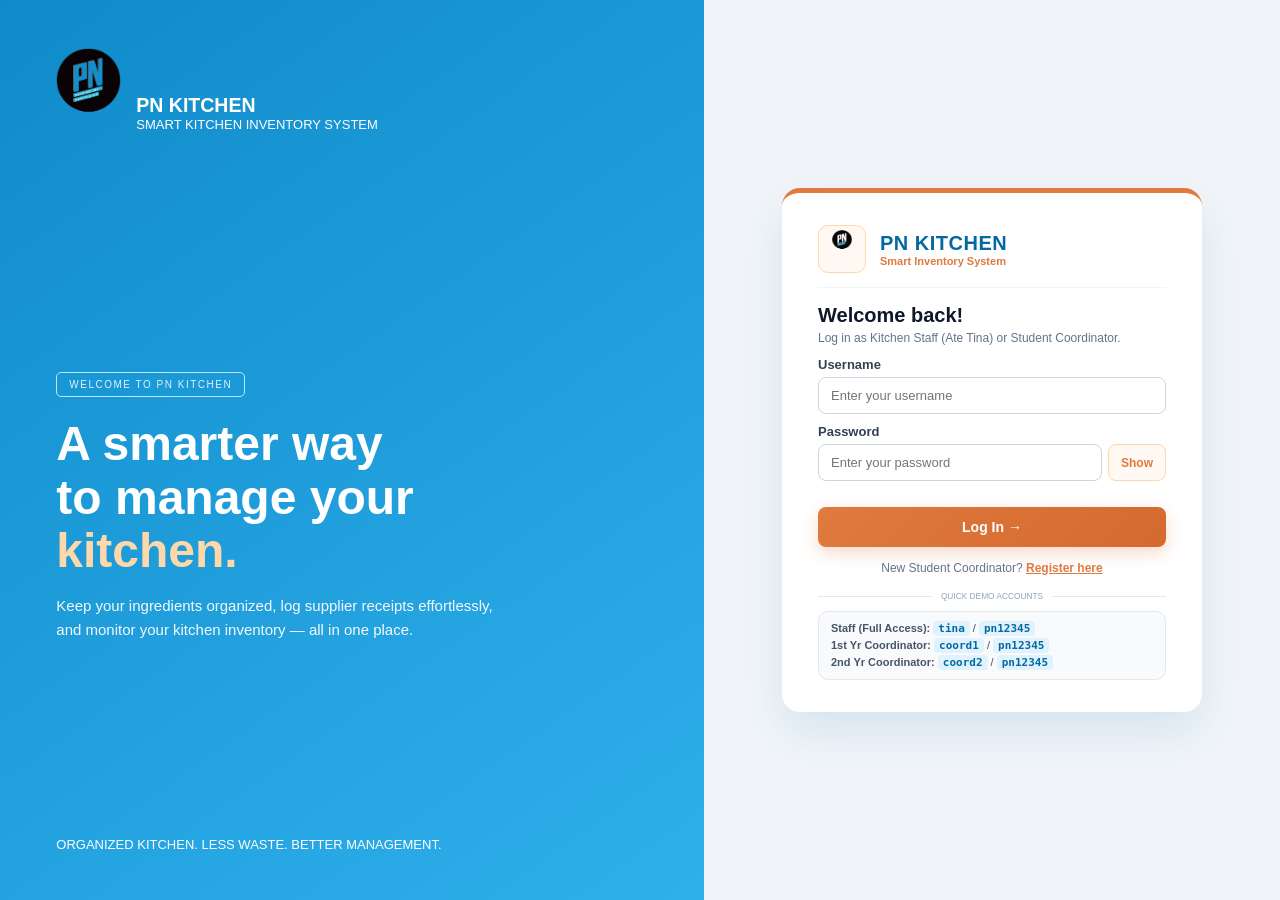
<file: index.html>
<!DOCTYPE html>
<html lang="en">
<head>
    <meta charset="UTF-8">
    <meta name="viewport" content="width=device-width, initial-scale=1.0">
    <title>PN Kitchen | Smart Inventory System</title>
    <link rel="stylesheet" href="style.css">
</head>
<body>

    <!-- TOAST NOTIFICATIONS CONTAINER -->
    <div id="toastContainer" class="toast-container"></div>

    <!-- WELCOME AND LOGIN PAGE -->
    <section class="login-page" id="loginPage">
        <div class="login-left">
            <div class="login-brand">
                <img src="logo.png" alt="PN Logo" class="brand-logo-img">
                <div>
                    <h2>PN KITCHEN</h2>
                    <p>SMART KITCHEN INVENTORY SYSTEM</p>
                </div>
            </div>

            <div class="login-message">
                <span class="welcome-tag">WELCOME TO PN KITCHEN</span>
                <h1>A smarter way<br>to manage your<br><span>kitchen.</span></h1>
                <p>Keep your ingredients organized, log supplier receipts effortlessly, and monitor your kitchen inventory — all in one place.</p>
            </div>

            <p class="login-footer">ORGANIZED KITCHEN. LESS WASTE. BETTER MANAGEMENT.</p>
        </div>

        <div class="login-right">
            <div class="login-card">
                <!-- PN KITCHEN BESIDE LOGO -->
                <div class="login-card-header-brand">
                    <img src="logo.png" alt="PN Logo" class="login-card-logo">
                    <div>
                        <span class="login-brand-title">PN KITCHEN</span>
                        <small class="login-brand-sub">Smart Inventory System</small>
                    </div>
                </div>

                <!-- LOGIN PANEL -->
                <div id="loginPanel">
                    <h2>Welcome back!</h2>
                    <p class="login-subtitle">Log in as Kitchen Staff (Ate Tina) or Student Coordinator.</p>

                    <form id="loginForm">
                      <label for="username">Username</label>
<input
    type="text"
    id="username"
    value=""
    placeholder="Enter your username"
    autocomplete="off"
    required
>

<label for="password">Password</label>
<div class="password-field">
    <input
        type="password"
        id="password"
        value=""
        placeholder="Enter your password"
        autocomplete="new-password"
        required
    >

    <button type="button" id="togglePassword">Show</button>
</div>

                        <p id="loginError" class="login-error" role="alert"></p>

                        <button type="submit" class="login-submit">
                            Log In <span>→</span>
                        </button>
                    </form>

                    <p style="margin-top: 14px; font-size: 12px; text-align: center; color: var(--muted);">
                        New Student Coordinator? <a href="#" id="goSignup" style="color: var(--accent); font-weight: bold;">Register here</a>
                    </p>
                </div>

                <!-- SIGNUP PANEL -->
                <div id="signupPanel" style="display: none;">
                    <h2>Register Kitchen Account</h2>
                    <p class="login-subtitle">Create a Student Coordinator or Staff account.</p>

                    <form id="signupForm">
                        <label for="signupName">Full Name</label>
                        <input type="text" id="signupName" placeholder="Enter full name" required>

                        <label for="signupRole">Account Role</label>
                        <select id="signupRole" required>
                            <option value="coordinator">Student Coordinator (Deliveries & Usage Only)</option>
                            <option value="staff">Kitchen Staff / Head Cook (Full Access)</option>
                        </select>

                        <label for="signupUsername">Username</label>
                        <input type="text" id="signupUsername" placeholder="Enter username (min 3 chars)" required>

                        <label for="signupPassword">Password</label>
                        <div class="password-field">
                            <input type="password" id="signupPassword" placeholder="Min 6 characters" required>
                            <button type="button" id="toggleSignupPassword">Show</button>
                        </div>

                        <label for="signupConfirm">Confirm Password</label>
                        <input type="password" id="signupConfirm" placeholder="Re-enter password" required>

                        <p id="signupError" class="login-error" role="alert"></p>

                        <button type="submit" class="login-submit">
                            Register Account <span>→</span>
                        </button>
                    </form>

                    <p style="margin-top: 14px; font-size: 12px; text-align: center; color: var(--muted);">
                        Already have an account? <a href="#" id="goLogin" style="color: var(--accent); font-weight: bold;">Log in here</a>
                    </p>
                </div>

                <div class="login-divider">
                    <span></span>
                    <small>QUICK DEMO ACCOUNTS</small>
                    <span></span>
                </div>

                <div class="demo-accounts-box">
                    <div><b>Staff (Full Access):</b> <code>tina</code> / <code>pn12345</code></div>
                    <div><b>1st Yr Coordinator:</b> <code>coord1</code> / <code>pn12345</code></div>
                    <div><b>2nd Yr Coordinator:</b> <code>coord2</code> / <code>pn12345</code></div>
                </div>
            </div>
        </div>
    </section>
    

    <!-- MAIN APP DASHBOARD -->
    <div class="app" id="dashboardApp" style="display: none;">

        <!-- SIDEBAR MENU -->
        <aside class="sidebar">
            <div class="brand">
                <img src="logo.png" alt="PN Logo" class="sidebar-logo-img">
                <div>
                    <h3>PN Kitchen</h3>
                    <small id="sidebarRoleBadge">Smart Inventory System</small>
                </div>
            </div>

            <p class="menu-label">🍴 KITCHEN STATION MENU</p>
            <nav id="sidebarNav">
                <a href="#" class="nav-link staff-only active" data-view="dashboard">
                    <span class="utensil-icon">🍳</span> Dashboard
                </a>
                <a href="#" class="nav-link staff-only" data-view="inventory">
                    <span class="utensil-icon">🔪</span> Inventory
                </a>
                <a href="#" class="nav-link" data-view="deliveries">
                    <span class="utensil-icon">🚚</span> Deliveries
                </a>
                <a href="#" class="nav-link" data-view="book-usage">
                    <span class="utensil-icon">🥄</span> Book Out Usage
                </a>
                <a href="#" class="nav-link staff-only" data-view="transactions">
                    <span class="utensil-icon">🧾</span> Weekly Reports
                </a>
                <a href="#" class="nav-link staff-only" data-view="expenses">
                    <span class="utensil-icon">💰</span> Budget & Costing
                </a>
                <a href="#" class="nav-link staff-only" data-view="menu-planner">
                    <span class="utensil-icon">🍽️</span> Weekly Menu
                </a>
                <a href="#" class="nav-link staff-only" data-view="guidelines">
                    <span class="utensil-icon">📜</span> Kitchen Guidelines
                </a>
                <a href="#" class="nav-link staff-only" data-view="suppliers">
                    <span class="utensil-icon">🏪</span> Suppliers
                </a>
            </nav>

            <div class="help-box">
                <strong>🧑‍🍳 Kitchen Workflow</strong>
                <p id="sidebarHelpText" style="font-size: 11px; color: #bae6fd; margin-bottom: 4px;">Simple Stock In & Out guide.</p>
                <button type="button" id="openHelpBtn" class="help-button">View Quick Guide</button>
            </div>

            <button type="button" id="logoutButton" class="logout-button">🔒 Log Out</button>
        </aside>

        <!-- MAIN CONTENT AREA -->
        <main class="main-content">
            <!-- TOP BAR -->
            <header class="topbar">
                <div class="page-name" id="currentViewTitle">🍳 &nbsp; DASHBOARD</div>
                <div class="user-area">
                    <span id="rolePillBadge" class="role-pill">Kitchen Staff</span>
                    <div class="user-profile-wrapper">
                        <div class="user-profile-trigger" id="userProfileTrigger" title="Account Settings">
                            <div class="avatar" id="userAvatar">T</div>
                            <span id="userDisplay" style="font-weight: bold;">Tina</span>
                            <span style="font-size: 10px; color: var(--muted);">▼</span>
                        </div>

                        <!-- DROPDOWN POPUP MENU -->
                       <!-- DROPDOWN POPUP MENU -->
<div class="profile-dropdown" id="profileDropdown">

    <div class="profile-dropdown-header">

        <div class="avatar large" id="dropdownAvatar">
            T
        </div>

        <div class="profile-user-info">
            <h4 id="dropdownFullName">Tina</h4>
            <small id="dropdownUsername">@tina</small>
        </div>

    </div>

    <div class="profile-dropdown-divider"></div>

    <!-- CHANGE PROFILE PICTURE -->
    <button
        type="button"
        class="profile-dropdown-item"
        id="changeProfileBtn">
        📷 Change Profile Picture
    </button>

    <!-- HIDDEN FILE INPUT -->
    <input
        type="file"
        id="profileImageInput"
        accept="image/png, image/jpeg, image/webp"
        hidden
    >

    <div class="profile-dropdown-divider"></div>

    <button type="button" class="profile-dropdown-item" onclick="switchAccount()">
        🔄 Switch Account (Staff / Coordinator)
    </button>

    <button type="button" class="profile-dropdown-item" onclick="registerNewStaff()">
        ➕ Register New Account
    </button>

    <div class="profile-dropdown-divider"></div>

    <button type="button" class="profile-dropdown-item danger" onclick="triggerLogout()">
        🔒 Log Out
    </button>

</div>
                    </div>
                </div>
            </header>

            <div class="dashboard-body">

                <!-- 1. DASHBOARD VIEW (STAFF ONLY) -->
                <section id="view-dashboard" class="app-view staff-only">
                    <div class="welcome-banner">
                        <div class="welcome-text">
                            <h2 id="dashboardGreeting">Welcome back, Tina! 🌿</h2>
                            <p>Real-time overview of kitchen supplies, coordinator deliveries, and weekly budget.</p>
                        </div>
                        <div class="banner-actions">
                            <button type="button" onclick="openModal('addIngredientModal')" class="btn-light">+ Add Ingredient</button>
                            <button type="button" onclick="openDeliveryModal()" class="btn-accent-delivery">+ Log Delivery Receipt</button>
                        </div>
                    </div>

                    <div class="stats-grid">
                        <div class="stat-card">
                            <div class="stat-top">
                                <span>1. ITEMS IN STOCK</span>
                                <div class="stat-icon green">📦</div>
                            </div>
                            <h2 id="statTotalItems">0</h2>
                            <small style="color: var(--muted); font-size: 11px;">Whole units currently on hand</small>
                        </div>
                        <div class="stat-card">
                            <div class="stat-top">
                                <span>2. CURRENT STOCK VALUE</span>
                                <div class="stat-icon green">💎</div>
                            </div>
                            <h2 id="statInventoryValue">₱0.00</h2>
                            <small style="color: var(--muted); font-size: 11px;">Quantity × Unit Price</small>
                        </div>
                        <div class="stat-card">
                            <div class="stat-top">
                                <span>3. REMAINING WEEKLY BUDGET</span>
                                <div class="stat-icon green">₱</div>
                            </div>
                            <h2 id="statRemainingBudget">₱0.00</h2>
                            <small id="statBudgetSubtitle" style="color: var(--muted); font-size: 11px;"></small>
                        </div>
                    </div>

                    <div class="middle-grid">
                        <!-- RICE COOKER STOCK GAUGE -->
                        <div class="panel">
                            <div class="panel-heading">
                                <h3>🍚 Kitchen Stock Gauge</h3>
                                <span id="cookerPercentBadge" class="badge ready">0% Full</span>
                            </div>
                            <div class="rice-cooker-wrapper">
                                <div class="rice-cooker">
                                    <div class="cooker-handle-top"></div>
                                    <div class="cooker-lid"></div>
                                    <div class="cooker-body">
                                        <div class="cooker-window">
                                            <div class="cooker-fill" id="cookerFillLevel" style="height: 0%;"></div>
                                            <div class="cooker-window-text">
                                                <strong id="cookerInStockCount">0</strong>
                                                <span>In Stock</span>
                                            </div>
                                        </div>
                                        <div class="cooker-controls">
                                            <span class="cooker-led warm" title="Keep Warm"></span>
                                            <span class="cooker-led cook" title="Cooking"></span>
                                            <div class="cooker-switch"></div>
                                        </div>
                                    </div>
                                    <div class="cooker-feet">
                                        <span></span><span></span>
                                    </div>
                                </div>
                                <div class="cooker-legend">
                                    <div><span class="dot in-stock"></span> Available Items: <b id="legendInStock">0</b></div>
                                    <div><span class="dot out-stock"></span> Out of Stock: <b id="legendOutStock">0</b></div>
                                </div>
                            </div>
                        </div>

                        <div class="panel">
                            <div class="panel-heading">
                                <h3>🚚 Recent Suki Deliveries</h3>
                                <button type="button" onclick="switchView('deliveries')" class="text-button">View All →</button>
                            </div>
                            <div id="dashboardDeliveriesList" class="compact-list"></div>
                        </div>

                        <div class="panel">
                            <div class="panel-heading">
                                <h3>🍽️ Weekly Menu Overview</h3>
                                <button type="button" onclick="switchView('menu-planner')" class="text-button">View All →</button>
                            </div>
                            <div id="dashboardMenuOverview" class="compact-list"></div>
                        </div>
                    </div>

                    <div class="bottom-grid">
                        <div class="panel">
                            <div class="quick-actions">
                                <div class="action-card" onclick="openDeliveryModal()">
                                    <span class="action-icon">🧾</span>
                                    <span>Log Delivery Receipt</span>
                                </div>
                                <div class="action-card" onclick="switchView('book-usage')">
                                    <span class="action-icon">🥄</span>
                                    <span>Book Out Usage</span>
                                </div>
                                <div class="action-card" onclick="switchView('transactions')">
                                    <span class="action-icon">📄</span>
                                    <span>Weekly Report</span>
                                </div>
                                <div class="action-card" onclick="switchView('expenses')">
                                    <span class="action-icon">💰</span>
                                    <span>Weekly Budget</span>
                                </div>
                            </div>
                        </div>
                    </div>
                </section>

                <!-- 2. INVENTORY VIEW (STAFF ONLY) -->
                <section id="view-inventory" class="app-view staff-only">
                    <div class="view-header">
                        <div>
                            <h2>Kitchen Inventory Stock</h2>
                            <p style="color: var(--muted); font-size: 12px;">Automatically increases when coordinators log deliveries and decreases when stock is booked out.</p>
                        </div>
                        <button type="button" class="btn-primary" onclick="openModal('addIngredientModal')">+ Add New Ingredient</button>
                    </div>

                    <div class="filter-bar">
                        <input type="text" id="inventorySearch" placeholder="Search ingredient..." onkeyup="renderInventoryTable()">
                        <select id="inventoryCategoryFilter" onchange="renderInventoryTable()">
                            <option value="ALL">All Categories</option>
                            <option value="Vegetables">Vegetables</option>
                            <option value="Fruits">Fruits</option>
                            <option value="Meat & Poultry">Meat & Poultry</option>
                            <option value="Eggs">Eggs</option>
                            <option value="Frozen Foods">Frozen Foods</option>
                            <option value="Dry Goods and Grains">Dry Goods and Grains</option>
                            <option value="Canned Goods">Canned Goods</option>
                            <option value="Oils, Fats, and Condiments">Oils, Fats, and Condiments</option>
                        </select>
                    </div>

                    <div class="table-card">
                        <table class="data-table">
                            <thead>
                                <tr>
                                    <th>Ingredient Name</th>
                                    <th>Category</th>
                                    <th>Current Stock</th>
                                    <th>Unit Price</th>
                                    <th>Total Value</th>
                                    <th>Quick Actions</th>
                                </tr>
                            </thead>
                            <tbody id="inventoryTableBody"></tbody>
                            <tfoot>
                                <tr class="table-footer-row">
                                    <td colspan="4" style="text-align: right;">TOTAL CURRENT INVENTORY VALUE:</td>
                                    <td colspan="2" id="inventoryTableTotalValue">₱0.00</td>
                                </tr>
                            </tfoot>
                        </table>
                    </div>
                </section>

                <!-- 3. DELIVERIES / RECEIPT LOGGING VIEW (BOTH STAFF & COORDINATORS) -->
                <section id="view-deliveries" class="app-view">
                    <div class="view-header">
                        <div>
                            <h2>Suki Deliveries & Receipt Logging</h2>
                            <p style="color: var(--muted); font-size: 12px;">Log supplier receipts upon delivery. Stock and weekly reports update automatically.</p>
                        </div>
                        <button type="button" class="btn-accent-delivery" onclick="openDeliveryModal()">+ Log Delivery Receipt</button>
                    </div>

                    <div class="table-card">
                        <table class="data-table">
                            <thead>
                                <tr>
                                    <th>Delivery Date</th>
                                    <th>Receipt #</th>
                                    <th>Suki Supplier</th>
                                    <th>Items Received</th>
                                    <th>Receipt Total</th>
                                    <th>Received By</th>
                                    <th>Status</th>
                                </tr>
                            </thead>
                            <tbody id="deliveriesTableBody"></tbody>
                        </table>
                    </div>
                </section>

                <!-- 4. BOOK OUT USAGE VIEW (BOTH STAFF & COORDINATORS) -->
                <section id="view-book-usage" class="app-view">
                    <div class="view-header">
                        <div>
                            <h2>Book Out Kitchen Usage</h2>
                            <p style="color: var(--muted); font-size: 12px;">Record ingredients taken out for daily meals. Automatically deducts from Inventory.</p>
                        </div>
                        <button type="button" class="btn-primary" onclick="openBookOutModal()">🥄 Book Out Ingredients</button>
                    </div>

                    <div class="table-card" style="margin-bottom: 25px;">
                        <h3 style="margin-bottom: 15px; color: var(--deep-sky);">Daily Kitchen Usage Logs</h3>
                        <table class="data-table">
                            <thead>
                                <tr>
                                    <th>Date & Time</th>
                                    <th>Ingredient Used</th>
                                    <th>Quantity Deducted</th>
                                    <th>Estimated Value</th>
                                    <th>Remaining Stock</th>
                                    <th>Logged By</th>
                                </tr>
                            </thead>
                            <tbody id="usageLogsTableBody"></tbody>
                        </table>
                    </div>
                </section>

                <!-- 5. WEEKLY REPORTS / TRANSACTIONS VIEW (STAFF ONLY) -->
                <section id="view-transactions" class="app-view staff-only">
                    <div class="view-header">
                        <div>
                            <h2>Weekly Kitchen Reports (For PN Staff)</h2>
                            <p style="color: var(--muted); font-size: 12px; margin-top: 4px;">
                                Automatically compiled from coordinator delivery receipts—no manual paper rewriting needed.
                            </p>
                        </div>
                        <button type="button" class="btn-primary" onclick="printWeeklyReport()">🖨️ Print / Save Weekly Report</button>
                    </div>

                    <div id="transactionsHistoryContainer"></div>
                </section>

                <!-- 6. SIMPLIFIED BUDGET & COSTING VIEW (STAFF ONLY) -->
                <section id="view-expenses" class="app-view staff-only">
                    <div class="view-header">
                        <div>
                            <h2>Weekly Budget & Costing</h2>
                            <p style="color: var(--muted); font-size: 12px;">Simple tracking of Ate Tina's weekly allowance vs. logged supplier receipts.</p>
                        </div>
                        <div style="display: flex; gap: 10px;">
                            <button type="button" class="btn-light" style="border: 1px solid var(--sky-blue);" onclick="openSetBudgetModal()">⚙️ Set Weekly Budget</button>
                            <button type="button" class="btn-primary" onclick="openModal('addExpenseModal')">+ Log Other Expense</button>
                        </div>
                    </div>
                    
                    <!-- SIMPLE 3-CARD BUDGET SUMMARY -->
                    <div class="stats-grid" style="margin-bottom: 20px;">
                        <div class="stat-card" style="border-left: 4px solid var(--sky-blue);">
                            <div class="stat-top"><span>1. PLANNED WEEKLY BUDGET</span></div>
                            <h2 id="plannedWeeklyBudget">₱0.00</h2>
                            <small style="color: var(--muted); font-size: 11px;">Weekly cash allocation for kitchen</small>
                        </div>
                        <div class="stat-card" style="border-left: 4px solid var(--accent);">
                            <div class="stat-top"><span>2. TOTAL WEEKLY PURCHASES</span></div>
                            <h2 id="weeklySpendCalc">₱0.00</h2>
                            <small style="color: var(--muted); font-size: 11px;">Sum of delivery receipts (last 7 days)</small>
                        </div>
                        <div class="stat-card" id="remainingBudgetCard" style="border-left: 4px solid #10b981;">
                            <div class="stat-top"><span>3. REMAINING CASH BUDGET</span></div>
                            <h2 id="remainingWeeklyBudget">₱0.00</h2>
                            <small id="budgetFormulaDisplay" style="color: var(--muted); font-size: 11px;">Weekly Budget − Weekly Purchases</small>
                        </div>
                    </div>

                    <div class="table-card">
                        <h3 style="margin-bottom: 15px; color: var(--deep-sky);">Receipt & Expense Breakdown</h3>
                        <table class="data-table">
                            <thead>
                                <tr>
                                    <th>Date</th>
                                    <th>Receipt #</th>
                                    <th>Supplier / Payee</th>
                                    <th>Items / Description</th>
                                    <th>Received By</th>
                                    <th>Amount Paid (₱)</th>
                                </tr>
                            </thead>
                            <tbody id="expensesTableBody"></tbody>
                        </table>
                    </div>
                </section>

                <!-- 7. CONSTANT WEEKLY MENU VIEW (STAFF ONLY) -->
                <section id="view-menu-planner" class="app-view staff-only">
                    <div class="view-header">
                        <div>
                            <h2 id="menuTitleDisplay">MENU WEEK 1 & 3</h2>
                            <p style="color: var(--muted); font-size: 12px; margin-top: 2px;">Prepared by: Cristina S. Manlunas (PNPH - Cook) | Approved by Dietician</p>
                        </div>
                        <div style="display: flex; gap: 10px; align-items: center;">
                            <select id="weekCycleSelect" onchange="switchMenuCycle(this.value)" style="padding: 9px 12px; border-radius: 6px; border: 1px solid var(--border); font-weight: bold; background: var(--card-bg); color: var(--deep-sky);">
                                <option value="1_3">MENU WEEK 1 & 3</option>
                                <option value="2_4">MENU WEEK 2 & 4</option>
                            </select>
                            <button type="button" class="btn-primary" onclick="openModal('planMenuModal')">+ Edit Meal</button>
                        </div>
                    </div>

                    <div class="table-card" style="margin-bottom: 20px;">
                        <table class="data-table menu-table">
                            <thead>
                                <tr>
                                    <th style="width: 12%;">DAY</th>
                                    <th style="width: 29%;">BREAKFAST</th>
                                    <th style="width: 29%;">LUNCH</th>
                                    <th style="width: 29%;">DINNER</th>
                                </tr>
                            </thead>
                            <tbody id="weeklyMenuTableBody"></tbody>
                        </table>
                    </div>

                    <div class="middle-grid">
                        <div class="panel">
                            <h3>🍎 Available Fruits</h3>
                            <p id="fruitsList" style="margin-top: 10px; font-size: 13px; line-height: 1.5; color: var(--deep-sky); font-weight: bold;"></p>
                        </div>
                        <div class="panel" style="grid-column: span 2;">
                            <h3>🍿 Weekly Snacks Schedule</h3>
                            <div id="snacksList" style="margin-top: 10px; font-size: 13px; line-height: 1.6;"></div>
                        </div>
                    </div>
                </section>

                <!-- 8. KITCHEN GUIDELINES VIEW (STAFF ONLY) -->
                <section id="view-guidelines" class="app-view staff-only">
                    <div class="view-header">
                        <h2>Official Kitchen Guidelines & Safety Protocol</h2>
                    </div>

                    <div class="guidelines-grid" style="display: grid; grid-template-columns: 1.1fr 0.9fr; gap: 20px;">
                        <div class="table-card">
                            <h3 style="color: var(--deep-sky); margin-bottom: 5px;">KITCHEN GUIDELINES</h3>
                            <p style="color: var(--accent); font-weight: bold; font-size: 12px; margin-bottom: 15px;">BY: ATE TINA</p>
                            
                            <ul class="guidelines-list">
                                <li>🐾 Pets are not allowed in the kitchen.</li>
                                <li>🥩 Please count meat according to the number of students and place in clean tupperware (<b>70 pcs per tupperware</b>).</li>
                                <li>🔒 Please close and lock the door when kitchen is not in use.</li>
                                <li>🍴 Sterilize the spoons and forks after every meal.</li>
                                <li>🔪 Sterilize all hanging utensils (e.g., ladle, tong, knives, etc.).</li>
                                <li>🧼 Make sure to wash curtains twice a month.</li>
                                <li>🧊 Make sure to turn off the refrigerator before cleaning and handle the fridge with care and not roughly.</li>
                                <li>🧽 Clean the refrigerator every week and use cloth or face towel to clean the refrigerator.</li>
                                <li>⚠️ Don't use sharp objects such as knives, ice picks, etc., on the fridge.</li>
                                <li>❄️ Set the right temperature for the fridge (<b>1-6°C</b>) and for the freezer (<b>-15°C</b>).</li>
                                <li>🚪 Minimize the number of times you open the door in the refrigerator.</li>
                                <li>🥬 Observe proper segregation of frozen foods and vegetables.</li>
                                <li>🔥 Clean the burner or gas stoves twice (2) a day after cooking.</li>
                                <li>🗑️ Make sure all trashcans are empty and clean every night.</li>
                                <li>🫑 Make sure to remove the plastic cellophane before placing the vegetables to the designated area.</li>
                                <li>🧑‍🍳 Ensure that one person is in the kitchen watching the food being cooked and watching the stove in case of fire or emergency.</li>
                                <li>🥣 All kitchen materials taken from the kitchen must be returned and washed immediately.</li>
                                <li>✨ Maintain cleanliness and orderliness of the kitchen.</li>
                            </ul>

                            <div style="margin-top: 20px; font-size: 11px; color: var(--muted); border-top: 1px solid var(--border); padding-top: 10px; display: flex; justify-content: space-between;">
                                <span>Prepared by: <b>IRISH MAY BULAN</b> (Education Manager)</span>
                                <span>Approved by: <b>MANLUNAS, CRISTINA S.</b> (Cook)</span>
                            </div>
                        </div>

                        <div class="table-card">
                            <h3 style="color: var(--deep-sky); margin-bottom: 5px;">ADDITIONAL KITCHEN GUIDELINES</h3>
                            <p style="color: var(--muted); font-size: 11px; margin-bottom: 15px;">Passerelles Numériques Safe & Respectful Environment Rules</p>

                            <div class="rule-box">
                                <h4>1. No Cooking Beyond Kitchen Hours</h4>
                                <p>Only the kitchen team may cook during designated hours to conserve gas and electricity. Cooking after dinner and in between classes is strictly prohibited.</p>
                            </div>

                            <div class="rule-box">
                                <h4>2. Kitchen Locked at 9:00 PM</h4>
                                <p>The kitchen will be locked after dinner and cleaning at <b>9:00 PM</b> to ensure no one uses kitchen tools or equipment beyond operational hours.</p>
                            </div>

                            <div class="rule-box">
                                <h4>3. Kettles and Water Availability</h4>
                                <p>Kettles, pitcher, and gallon of water are available in the kitchen. Kettles must stay in the kitchen. A gallon of water will be placed outside once closed.</p>
                            </div>

                            <div class="rule-box">
                                <h4>4. All Sponsored Food Intended for Everyone</h4>
                                <p>Cooking or preparing sponsored food is only permitted when shared with all students. Always ask for proper permission before serving.</p>
                            </div>
                        </div>
                    </div>
                </section>

                <!-- 9. SUPPLIERS VIEW (STAFF ONLY) -->
                <section id="view-suppliers" class="app-view staff-only">
                    <div class="view-header">
                        <h2>Approved Suki Suppliers</h2>
                        <button type="button" class="btn-primary" onclick="openModal('addSupplierModal')">+ Add Suki Supplier</button>
                    </div>

                    <div class="table-card" style="margin-bottom: 25px;">
                        <h3 style="margin-bottom: 15px; color: var(--deep-sky);">Supplier Directory</h3>
                        <table class="data-table">
                            <thead>
                                <tr>
                                    <th>Supplier Name</th>
                                    <th>City / Market</th>
                                    <th>Contact Person</th>
                                    <th>Phone Number</th>
                                    <th>Actions</th>
                                </tr>
                            </thead>
                            <tbody id="suppliersTableBody"></tbody>
                        </table>
                    </div>
                </section>

            </div>
        </main>
    </div>

    <!-- MODALS -->

    <!-- SET WEEKLY BUDGET MODAL -->
    <div class="modal-overlay" id="setBudgetModal">
        <div class="modal-card">
            <div class="modal-header">
                <h3>Set Weekly Kitchen Budget</h3>
                <button type="button" class="modal-close" onclick="closeModal('setBudgetModal')">×</button>
            </div>
            <form id="setBudgetForm">
                <div class="form-group">
                    <label for="weeklyBudgetInput">Planned Weekly Budget Amount (₱)</label>
                    <input type="number" step="0.01" min="0" id="weeklyBudgetInput" required placeholder="e.g. 15000">
                </div>
                <p style="font-size: 11px; color: var(--muted); margin-bottom: 12px;">
                    Remaining cash budget is automatically computed as: <b>Weekly Budget − Weekly Delivery Receipts</b>.
                </p>
                <button type="submit" class="btn-primary full-width">Save Weekly Budget</button>
            </form>
        </div>
    </div>

    <!-- BOOK OUT USAGE MODAL -->
    <div class="modal-overlay" id="bookOutUsageModal">
        <div class="modal-card">
            <div class="modal-header">
                <h3>Book Out Kitchen Usage</h3>
                <button type="button" class="modal-close" onclick="closeModal('bookOutUsageModal')">×</button>
            </div>
            <form id="bookOutUsageForm">
                <div class="form-row">
                    <div class="form-group" style="flex: 1;">
                        <label for="usageDateInput">Date</label>
                        <input type="date" id="usageDateInput" required>
                    </div>
                    <div class="form-group" style="flex: 1;">
                        <label for="usageTimeInput">Time</label>
                        <input type="time" id="usageTimeInput" required>
                    </div>
                </div>
                <div class="form-group">
                    <label for="usageIngredientSelect">Select Ingredient</label>
                    <select id="usageIngredientSelect" required></select>
                </div>
                <div class="form-group">
                    <label for="usageQtyInput">Quantity Used (Whole Number)</label>
                    <input type="number" step="1" min="1" id="usageQtyInput" required placeholder="e.g. 2">
                </div>
                <div class="form-group">
                    <label for="usageLoggedByInput">Logged By</label>
                    <input type="text" id="usageLoggedByInput" required placeholder="e.g. 1st Year Coordinator">
                </div>
                <button type="submit" class="btn-primary full-width">Confirm & Deduct from Stock</button>
            </form>
        </div>
    </div>

    <!-- ADD INGREDIENT MODAL -->
    <div class="modal-overlay" id="addIngredientModal">
        <div class="modal-card">
            <div class="modal-header">
                <h3>Add New Ingredient</h3>
                <button type="button" class="modal-close" onclick="closeModal('addIngredientModal')">×</button>
            </div>
            <form id="addIngredientForm">
                <div class="form-group">
                    <label for="newIngName">Ingredient Name</label>
                    <input type="text" id="newIngName" required placeholder="e.g. Carrots, Rice, Eggs">
                </div>
                <div class="form-group">
                    <label for="newIngCategory">Category</label>
                    <select id="newIngCategory" required>
                        <option value="Vegetables">Vegetables</option>
                        <option value="Fruits">Fruits</option>
                        <option value="Meat & Poultry">Meat & Poultry</option>
                        <option value="Eggs">Eggs</option>
                        <option value="Frozen Foods">Frozen Foods</option>
                        <option value="Dry Goods and Grains">Dry Goods and Grains</option>
                        <option value="Canned Goods">Canned Goods</option>
                        <option value="Oils, Fats, and Condiments">Oils, Fats, and Condiments</option>
                    </select>
                </div>
                <div class="form-row">
                    <div class="form-group" style="flex: 1;">
                        <label for="newIngQty">Starting Quantity</label>
                        <input type="number" step="1" min="0" id="newIngQty" required placeholder="10">
                    </div>
                    <div class="form-group" style="flex: 1;">
                        <label for="newIngUnit">Unit <span style="font-weight: normal; color: var(--muted);">(Optional)</span></label>
                        <input type="text" id="newIngUnit" placeholder="e.g. kg / tray / pcs">
                    </div>
                </div>
                <div class="form-group">
                    <label for="newIngCost">Price per Unit (₱)</label>
                    <input type="number" step="0.01" id="newIngCost" required placeholder="150">
                </div>
                <button type="submit" class="btn-primary full-width">Save Ingredient</button>
            </form>
        </div>
    </div>

    <!-- LOG DELIVERY RECEIPT MODAL -->
    <div class="modal-overlay" id="addDeliveryModal">
        <div class="modal-card">
            <div class="modal-header">
                <h3>Log Suki Delivery Receipt</h3>
                <button type="button" class="modal-close" onclick="closeModal('addDeliveryModal')">×</button>
            </div>
            <form id="addDeliveryForm">
                <div class="form-row">
                    <div class="form-group" style="flex: 1;">
                        <label for="delivDate">Delivery Date</label>
                        <input type="date" id="delivDate" required>
                    </div>
                    <div class="form-group" style="flex: 1;">
                        <label for="delivReceiptNo">Receipt #</label>
                        <input type="text" id="delivReceiptNo" placeholder="e.g. OR-1024">
                    </div>
                </div>

                <div class="form-group">
                    <label for="delivSupplier">Suki Supplier</label>
                    <select id="delivSupplier" required onchange="handleSupplierSelectChange(this)">
                        <option value="" disabled selected>-- Choose Supplier --</option>
                    </select>
                </div>

                <div id="customSupplierGroup" style="display: none; background: var(--light-sky); padding: 12px; border-radius: 8px; margin-bottom: 15px;">
                    <h4 style="color: var(--deep-sky); margin-bottom: 8px;">New Suki Supplier Details</h4>
                    <div class="form-group">
                        <label for="customSupplierInput">Supplier Name</label>
                        <input type="text" id="customSupplierInput" placeholder="e.g. Carbon Market Suki">
                    </div>
                    <div class="form-group">
                        <label for="customSupplierCity">City / Market</label>
                        <input type="text" id="customSupplierCity" placeholder="e.g. Cebu City">
                    </div>
                </div>

                <div class="form-group">
                    <label for="delivIngredient">Ingredient Delivered</label>
                    <select id="delivIngredient" required></select>
                </div>
                
                <div class="form-row">
                    <div class="form-group" style="flex: 1;">
                        <label for="delivQty">Quantity Received</label>
                        <input type="number" step="1" min="1" id="delivQty" required placeholder="5">
                    </div>
                    <div class="form-group" style="flex: 1;">
                        <label for="delivCost">Receipt Total (₱)</label>
                        <input type="number" step="0.01" id="delivCost" required placeholder="1200">
                    </div>
                </div>

                <div class="form-group">
                    <label for="delivReceivedBy">Received By (Coordinator / Staff)</label>
                    <select id="delivReceivedBy" required>
                        <option value="1st Year Coordinator">1st Year Coordinator</option>
                        <option value="2nd Year Coordinator">2nd Year Coordinator</option>
                        <option value="Ate Tina (Head Cook)">Ate Tina (Head Cook)</option>
                    </select>
                </div>

                <button type="submit" class="btn-accent-delivery full-width">Save Delivery Receipt & Add Stock</button>
            </form>
        </div>
    </div>

    <!-- LOG MANUAL EXPENSE MODAL -->
    <div class="modal-overlay" id="addExpenseModal">
        <div class="modal-card">
            <div class="modal-header">
                <h3>Log Other Kitchen Expense</h3>
                <button type="button" class="modal-close" onclick="closeModal('addExpenseModal')">×</button>
            </div>
            <form id="addExpenseForm">
                <div class="form-row">
                    <div class="form-group" style="flex: 1;">
                        <label for="expDate">Expense Date</label>
                        <input type="date" id="expDate" required>
                    </div>
                    <div class="form-group" style="flex: 1;">
                        <label for="expReceiptNo">Receipt #</label>
                        <input type="text" id="expReceiptNo" placeholder="e.g. GAS-01">
                    </div>
                </div>
                <div class="form-group">
                    <label for="expSupplier">Supplier / Payee</label>
                    <input type="text" id="expSupplier" required placeholder="e.g. LPG Refill Station">
                </div>
                <div class="form-group">
                    <label for="expItems">Description / Items</label>
                    <input type="text" id="expItems" required placeholder="e.g. Cooking Gas Tank">
                </div>
                <div class="form-group">
                    <label for="expAmount">Amount Paid (₱)</label>
                    <input type="number" step="0.01" id="expAmount" required placeholder="950.00">
                </div>
                <button type="submit" class="btn-primary full-width">Save Expense</button>
            </form>
        </div>
    </div>

    <!-- PLAN / EDIT WEEKLY MENU MODAL -->
    <div class="modal-overlay" id="planMenuModal">
        <div class="modal-card">
            <div class="modal-header">
                <h3>Edit Weekly Menu</h3>
                <button type="button" class="modal-close" onclick="closeModal('planMenuModal')">×</button>
            </div>
            <form id="planMenuForm">
                <div class="form-group">
                    <label for="menuCycleTarget">Target Week Cycle</label>
                    <select id="menuCycleTarget" required>
                        <option value="1_3">MENU WEEK 1 & 3</option>
                        <option value="2_4">MENU WEEK 2 & 4</option>
                    </select>
                </div>
                <div class="form-group">
                    <label for="menuDaySelect">Select Day</label>
                    <select id="menuDaySelect" required>
                        <option value="SATURDAY">SATURDAY</option>
                        <option value="SUNDAY">SUNDAY</option>
                        <option value="MONDAY">MONDAY</option>
                        <option value="TUESDAY">TUESDAY</option>
                        <option value="WEDNESDAY">WEDNESDAY</option>
                        <option value="THURSDAY">THURSDAY</option>
                        <option value="FRIDAY">FRIDAY</option>
                    </select>
                </div>
                <div class="form-group">
                    <label for="menuMealSelect">Select Meal Category</label>
                    <select id="menuMealSelect" required>
                        <option value="breakfast">Breakfast</option>
                        <option value="lunch">Lunch</option>
                        <option value="dinner">Dinner</option>
                        <option value="snack">Snack</option>
                    </select>
                </div>
                <div class="form-group">
                    <label for="menuItemsInput">Menu Items (separated by commas or new lines)</label>
                    <textarea id="menuItemsInput" rows="4" required placeholder="e.g. AMPALAYA WITH EGG, RICE, RIPE PAPAYA, ENERGEN"></textarea>
                </div>
                <button type="submit" class="btn-primary full-width">Save Menu Item</button>
            </form>
        </div>
    </div>

    <!-- ADD SUPPLIER MODAL -->
    <div class="modal-overlay" id="addSupplierModal">
        <div class="modal-card">
            <div class="modal-header">
                <h3>Register New Suki Supplier</h3>
                <button type="button" class="modal-close" onclick="closeModal('addSupplierModal')">×</button>
            </div>
            <form id="addSupplierForm">
                <div class="form-group">
                    <label for="supName">Supplier / Business Name</label>
                    <input type="text" id="supName" required placeholder="e.g. Carbon Fresh Vegetables">
                </div>
                <div class="form-group">
                    <label for="supCity">City / Market</label>
                    <input type="text" id="supCity" required placeholder="e.g. Cebu City">
                </div>
                <div class="form-row">
                    <div class="form-group" style="flex: 1;">
                        <label for="supContact">Contact Person</label>
                        <input type="text" id="supContact" placeholder="e.g. Ate Rosa">
                    </div>
                    <div class="form-group" style="flex: 1;">
                        <label for="supPhone">Phone Number</label>
                        <input type="text" id="supPhone" placeholder="e.g. 0917-123-4567">
                    </div>
                </div>
                <button type="submit" class="btn-primary full-width">Save Supplier Information</button>
            </form>
        </div>
    </div>

    <!-- HELP MODAL -->
    <div class="modal-overlay" id="helpModal">
        <div class="modal-card">
            <div class="modal-header">
                <h3>Simple PN Kitchen Workflow</h3>
                <button type="button" class="modal-close" onclick="closeModal('helpModal')">×</button>
            </div>
            <p style="margin-bottom: 10px;"><b>1. Suki Delivery Arrives (+ Stock In):</b> 1st Year or 2nd Year Coordinator logs the supplier receipt under <i>Deliveries</i>. Stock automatically increases.</p>
            <p style="margin-bottom: 10px;"><b>2. Daily Cooking (- Stock Out):</b> Kitchen team logs ingredients taken out under <i>Book Out Usage</i>. Stock automatically decreases.</p>
            <p style="margin-bottom: 10px;"><b>3. Weekly Budget:</b> Planned Weekly Budget − Weekly Delivery Receipts = Remaining Cash Budget.</p>
            <p style="margin-bottom: 10px;"><b>4. Weekly Report:</b> Ate Tina opens <i>Weekly Reports</i> and clicks <b>Print / Save Weekly Report</b> for PN staff—no manual rewriting!</p>
        </div>
    </div>

    <!-- PN KITCHEN JAVASCRIPT FILES -->
<script src="js/config-data.js" defer></script>
<script src="js/storage.js" defer></script>
<script src="js/app.js" defer></script>
<script src="js/auth.js" defer></script>
<script src="js/navigation.js" defer></script>
<script src="js/dashboard.js" defer></script>
<script src="js/renderers.js" defer></script>
<script src="js/suppliers.js" defer></script>
<script src="js/forms.js" defer></script>
<script src="js/actions.js" defer></script>
<script src="js/profile.js" defer></script>


</body>
</html>
</file>
<file: style.css>
/* =========================================
   PN KITCHEN - REFINED SKY BLUE & SOFT CORAL-AMBER THEME
========================================= */

* {
    margin: 0;
    padding: 0;
    box-sizing: border-box;
}

:root {
    --sky-blue: #0ea5e9;
    --dark-sky: #0284c7;
    --deep-sky: #0369a1;
    --light-sky: #e0f2fe;
    --accent: #e07a3f;
    --accent-hover: #cf682d;
    --accent-active: #0369a1;
    --light-accent: #fff8f3;
    --background: #f1f5f9;
    --card-bg: #ffffff;
    --border: #e2e8f0;
    --text: #0f172a;
    --muted: #64748b;
    --red: #dc2626;
    --sidebar-bg: linear-gradient(180deg, #0284c7 0%, #0369a1 100%);
}

body {
    font-family: 'Segoe UI', Arial, Helvetica, sans-serif;
    background: var(--background);
    color: var(--text);
    font-size: 13px;
}

button, input, select, textarea {
    font: inherit;
}

button {
    cursor: pointer;
    border: none;
    border-radius: 8px;
    transition: all 0.2s ease;
}

/* BRANDING & LOGOS */
.brand-logo-img { width: 65px; height: auto; object-fit: contain; border-radius: 6px; }
.sidebar-logo-img { width: 40px; height: auto; object-fit: contain; border-radius: 6px; }

/* LOGIN PAGE */
.login-page {
    min-height: 100vh;
    display: grid;
    grid-template-columns: 1.1fr 0.9fr;
    background: #f1f5f9;
}

.login-left {
    padding: 48px 8%;
    display: flex;
    flex-direction: column;
    justify-content: space-between;
    color: white;
    background: linear-gradient(145deg, rgba(2, 132, 199, 0.94), rgba(14, 165, 233, 0.86)),
                url("https://images.unsplash.com/photo-1540420773420-3366772f4999?auto=format&fit=crop&w=1200&q=85") center/cover;
}

.login-brand { display: flex; align-items: center; gap: 15px; }

.welcome-tag {
    display: inline-block; padding: 6px 12px; border: 1px solid #bae6fd;
    border-radius: 5px; font-size: 10px; letter-spacing: 1.5px; color: #e0f2fe; margin-bottom: 20px;
}
.login-message h1 { font-size: 48px; line-height: 1.12; margin-bottom: 16px; }
.login-message h1 span { color: #fed7aa; }
.login-message p { font-size: 15px; line-height: 1.6; max-width: 440px; opacity: 0.95; }

.login-right { display: flex; justify-content: center; align-items: center; padding: 35px; }

/* AESTHETIC LOGIN CARD */
.login-card {
    width: 100%;
    max-width: 420px;
    background: #ffffff;
    padding: 32px 36px;
    border-radius: 18px;
    border-top: 5px solid var(--accent);
    box-shadow: 0 20px 50px rgba(3, 105, 161, 0.12);
    color: #0f172a;
}

/* PN KITCHEN BESIDE LOGO INSIDE LOGIN CARD */
.login-card-header-brand {
    display: flex;
    align-items: center;
    gap: 14px;
    padding-bottom: 14px;
    margin-bottom: 16px;
    border-bottom: 1px solid #f1f5f9;
}
.login-card-logo {
    width: 48px;
    height: 48px;
    object-fit: contain;
    border-radius: 10px;
    background: var(--light-accent);
    padding: 4px;
    border: 1px solid #fed7aa;
}
.login-brand-title {
    display: block;
    font-size: 20px;
    font-weight: 800;
    letter-spacing: 0.5px;
    color: var(--deep-sky);
}
.login-brand-sub {
    display: block;
    font-size: 11px;
    color: var(--accent);
    font-weight: 600;
}

.login-card h2 {
    font-size: 20px;
    color: #0f172a;
    margin-bottom: 4px;
}
.login-subtitle {
    font-size: 12px;
    color: var(--muted);
    margin-bottom: 12px;
}

.login-card form label, .form-group label { display: block; font-weight: bold; margin: 10px 0 5px; color: #334155; }
.login-card input, .login-card select, .form-group input, .form-group select, textarea {
    width: 100%; padding: 10px 12px; border: 1px solid #cbd5e1; border-radius: 8px;
    outline: none; background: #ffffff; color: #0f172a; transition: border-color 0.2s ease, box-shadow 0.2s ease;
}
.login-card input:focus, .login-card select:focus, .form-group input:focus, .form-group select:focus, textarea:focus {
    border-color: var(--accent);
    box-shadow: 0 0 0 3px rgba(224, 122, 63, 0.15);
}

.password-field { display: flex; gap: 6px; }
.password-field button { background: var(--light-accent); color: var(--accent); border: 1px solid #fed7aa; padding: 0 12px; font-size: 12px; font-weight: bold; }
.password-field button:hover { background: var(--accent); color: white; }

.login-submit {
    width: 100%; margin-top: 16px; padding: 12px;
    background: linear-gradient(135deg, var(--accent), #d46a2e);
    color: white; font-weight: bold; font-size: 14px;
    box-shadow: 0 6px 16px rgba(224, 122, 63, 0.28);
}
.login-submit:hover {
    background: linear-gradient(135deg, #cf682d, #bd5b22);
    transform: translateY(-1px);
}
.login-error { color: var(--red); margin-top: 10px; font-size: 12px; font-weight: 600; }

.login-divider {
    display: flex; align-items: center; gap: 10px; margin: 16px 0 10px; color: #94a3b8; font-size: 10px;
}
.login-divider span { flex: 1; height: 1px; background: #e2e8f0; }

.demo-accounts-box {
    background: #f8fafc;
    border: 1px solid #e2e8f0;
    border-radius: 10px;
    padding: 10px 12px;
    font-size: 11px;
    color: #475569;
    display: flex;
    flex-direction: column;
    gap: 4px;
}
.demo-accounts-box code {
    background: #e0f2fe;
    color: #0369a1;
    padding: 1px 5px;
    border-radius: 4px;
    font-weight: bold;
}

/* MAIN APP & SIDEBAR */
.app { display: flex; height: 100vh; overflow: hidden; }
.sidebar {
    width: 245px; background: var(--sidebar-bg); color: white; padding: 20px 16px;
    display: flex; flex-direction: column; gap: 10px; flex-shrink: 0;
    box-shadow: 4px 0 15px rgba(0, 0, 0, 0.08);
}
.brand { display: flex; align-items: center; gap: 12px; padding-bottom: 6px; border-bottom: 1px solid rgba(255,255,255,0.15); }
.menu-label { font-size: 10px; letter-spacing: 1.2px; color: #bae6fd; margin-top: 4px; font-weight: bold; }
.sidebar nav { display: flex; flex-direction: column; gap: 4px; }

.nav-link {
    color: #e0f2fe;
    text-decoration: none;
    padding: 9px 12px;
    border-radius: 10px;
    font-size: 13px;
    display: flex;
    align-items: center;
    gap: 10px;
    border-left: 3px solid transparent;
    transition: all 0.22s cubic-bezier(0.4, 0, 0.2, 1);
}

.utensil-icon {
    display: inline-flex;
    align-items: center;
    justify-content: center;
    width: 24px;
    height: 24px;
    border-radius: 6px;
    background: rgba(255, 255, 255, 0.12);
    font-size: 14px;
    transition: transform 0.25s ease, background 0.25s ease;
}

.nav-link:hover {
    background: rgba(224, 122, 63, 0.92);
    color: #ffffff;
    font-weight: bold;
    transform: translateX(5px);
    border-left: 3px solid #ffffff;
    box-shadow: 0 4px 12px rgba(224, 122, 63, 0.28);
}

.nav-link:hover .utensil-icon {
    background: rgba(255, 255, 255, 0.25);
    transform: rotate(-12deg) scale(1.1);
}

.nav-link.active {
    background: rgba(255, 255, 255, 0.2);
    color: white;
    font-weight: bold;
    border-left: 4px solid var(--accent);
}

.nav-link.active .utensil-icon {
    background: var(--accent);
    color: white;
}

.help-box {
    margin-top: auto; background: rgba(255,255,255,0.12); padding: 10px; border-radius: 10px;
}
.help-button { width: 100%; margin-top: 8px; padding: 7px; background: var(--accent); color: white; font-size: 11px; font-weight: bold; }
.help-button:hover { background: var(--accent-hover); }
.logout-button { background: rgba(220, 38, 38, 0.22); color: #fecaca; padding: 9px; width: 100%; font-weight: bold; }
.logout-button:hover { background: var(--red); color: white; }

/* MAIN CONTENT */
.main-content { flex: 1; display: flex; flex-direction: column; overflow-y: auto; }
.topbar {
    height: 58px; background: var(--card-bg); border-bottom: 1px solid var(--border);
    display: flex; align-items: center; justify-content: space-between; padding: 0 25px; flex-shrink: 0;
}
.page-name { font-size: 15px; font-weight: bold; color: var(--deep-sky); }
.user-area { display: flex; align-items: center; gap: 12px; }

.role-pill {
    background: var(--light-sky);
    color: var(--deep-sky);
    padding: 4px 10px;
    border-radius: 20px;
    font-size: 11px;
    font-weight: bold;
    border: 1px solid #bae6fd;
}
.role-pill.coordinator {
    background: var(--light-accent);
    color: var(--accent);
    border-color: #fed7aa;
}

/* AVATAR & USER PROFILE TRIGGER */
/* AVATAR & USER PROFILE TRIGGER */
.avatar {
    width: 38px;
    height: 38px;
    min-width: 38px;
    border-radius: 50%;

    background: var(--accent);
    color: white;

    display: flex;
    align-items: center;
    justify-content: center;

    font-weight: bold;
    font-size: 14px;

    overflow: hidden;

    background-size: cover;
    background-position: center;
    background-repeat: no-repeat;
}

.avatar.large {
    width: 55px;
    height: 55px;
    min-width: 55px;
    font-size: 20px;
}

/* PROFILE INFORMATION */
.profile-user-info {
    flex: 1;
    min-width: 0;
}

.profile-user-info h4 {
    margin: 0 0 4px;
    color: var(--deep-sky);
}

.profile-user-info small {
    color: var(--muted);
}

.user-profile-wrapper { position: relative; }
.user-profile-trigger {
    display: flex; align-items: center; gap: 8px; padding: 5px 10px; border-radius: 20px;
    cursor: pointer; transition: background 0.2s ease;
}
.user-profile-trigger:hover { background: var(--light-sky); }

.profile-dropdown {
    position: absolute; top: calc(100% + 8px); right: 0; width: 265px;
    background: var(--card-bg); border-radius: 12px; border: 1px solid var(--border);
    box-shadow: 0 10px 30px rgba(0,0,0,0.12); padding: 12px; display: none;
    z-index: 1000; animation: fadeIn 0.2s ease;
}
.profile-dropdown.active { display: block; }

@keyframes fadeIn { from { opacity: 0; transform: translateY(-8px); } to { opacity: 1; transform: translateY(0); } }

.profile-dropdown-header { display: flex; align-items: center; gap: 12px; padding: 6px 4px 10px; }
.profile-dropdown-header h4 { font-size: 14px; color: var(--deep-sky); }
.profile-dropdown-header small { color: var(--muted); }
.profile-dropdown-divider { height: 1px; background: var(--border); margin: 8px 0; }

.profile-dropdown-item {
    width: 100%; text-align: left; padding: 9px 12px; background: transparent;
    color: var(--text); font-size: 12px; font-weight: bold; border-radius: 6px;
    display: flex; align-items: center; gap: 8px;
}
.profile-dropdown-item:hover { background: var(--light-sky); color: var(--deep-sky); }
.profile-dropdown-item.danger { color: var(--red); }
.profile-dropdown-item.danger:hover { background: #fef2f2; }

/* DASHBOARD BODY */
.dashboard-body { padding: 18px 24px; display: flex; flex-direction: column; gap: 14px; }

.app-view { display: none; }
.app-view.active { display: block; }

/* WELCOME BANNER */
.welcome-banner {
    background: linear-gradient(135deg, var(--dark-sky), var(--sky-blue)); color: white;
    padding: 18px 24px; border-radius: 14px; display: flex; justify-content: space-between; align-items: center;
    box-shadow: 0 6px 18px rgba(2, 132, 199, 0.14);
}
.welcome-text h2 { font-size: 20px; margin-bottom: 4px; }
.welcome-text p { font-size: 12px; opacity: 0.92; }
.banner-actions { display: flex; gap: 10px; }

.btn-light { background: white; color: var(--dark-sky); padding: 9px 16px; font-weight: bold; }
.btn-light:hover { background: var(--light-sky); }


.btn-accent-delivery {
    background: var(--accent);
    color: #ffffff;
    padding: 9px 16px;
    font-weight: bold;
    box-shadow: 0 4px 10px rgba(224, 122, 63, 0.25);
}
.btn-accent-delivery:hover {
    background: var(--accent-hover);
    transform: translateY(-1px);
}
.btn-accent-delivery:active {
    background: var(--accent-active);
    color: #ffffff;
    transform: scale(0.96);
}

/* STATS GRID */
.stats-grid { display: grid; grid-template-columns: repeat(3, 1fr); gap: 14px; margin-top: 14px; }
.stat-card {
    background: var(--card-bg); padding: 14px 18px; border-radius: 12px; border: 1px solid var(--border);
    box-shadow: 0 2px 8px rgba(0, 0, 0, 0.03);
}
.stat-top { display: flex; justify-content: space-between; color: var(--muted); font-size: 11px; font-weight: bold; margin-bottom: 6px; }
.stat-card h2 { font-size: 21px; color: var(--deep-sky); }
.stat-icon {
    width: 26px; height: 26px; border-radius: 6px; display: grid; place-items: center; font-weight: bold;
}
.stat-icon.green { background: var(--light-sky); color: var(--sky-blue); }

/* MIDDLE GRID & PANELS */
.middle-grid { display: grid; grid-template-columns: 1fr 1.15fr 1fr; gap: 14px; margin-top: 14px; }
.panel { background: var(--card-bg); border-radius: 12px; border: 1px solid var(--border); padding: 15px 18px; }
.panel-heading { display: flex; justify-content: space-between; align-items: center; margin-bottom: 10px; }
.panel-heading h3 { font-size: 14px; color: var(--deep-sky); }
.text-button { background: none; color: var(--accent); font-weight: bold; font-size: 12px; }
.text-button:hover { text-decoration: underline; }

.compact-list { max-height: 155px; overflow-y: auto; }

/* CUSTOM SMART RICE COOKER STOCK GAUGE */
.rice-cooker-wrapper {
    display: flex;
    align-items: center;
    justify-content: center;
    gap: 18px;
    height: 150px;
}

.rice-cooker {
    display: flex;
    flex-direction: column;
    align-items: center;
    width: 105px;
}

.cooker-handle-top {
    width: 34px;
    height: 7px;
    background: #334155;
    border-radius: 4px 4px 0 0;
}

.cooker-lid {
    width: 96px;
    height: 12px;
    background: linear-gradient(90deg, #cbd5e1, #f8fafc, #cbd5e1);
    border-radius: 12px 12px 2px 2px;
    border: 1px solid #94a3b8;
}

.cooker-body {
    width: 102px;
    height: 82px;
    background: linear-gradient(135deg, var(--sky-blue), var(--dark-sky));
    border-radius: 6px 6px 18px 18px;
    padding: 8px 10px;
    display: flex;
    flex-direction: column;
    justify-content: space-between;
    align-items: center;
    box-shadow: inset 0 -4px 8px rgba(0, 0, 0, 0.16), 0 4px 10px rgba(2, 132, 199, 0.2);
    position: relative;
}

.cooker-window {
    width: 74px;
    height: 44px;
    background: rgba(15, 23, 42, 0.32);
    border-radius: 6px;
    border: 1.5px solid rgba(255, 255, 255, 0.65);
    position: relative;
    overflow: hidden;
    display: flex;
    align-items: center;
    justify-content: center;
}

.cooker-fill {
    position: absolute;
    bottom: 0;
    left: 0;
    width: 100%;
    background: linear-gradient(180deg, #f3a678, var(--accent));
    transition: height 0.5s ease;
}

.cooker-window-text {
    position: relative;
    z-index: 2;
    color: white;
    text-align: center;
    line-height: 1.1;
    text-shadow: 0 1px 3px rgba(0,0,0,0.6);
}

.cooker-window-text strong { display: block; font-size: 15px; }
.cooker-window-text span { font-size: 9px; text-transform: uppercase; letter-spacing: 0.5px; }

.cooker-controls {
    display: flex;
    align-items: center;
    gap: 6px;
    background: rgba(255,255,255,0.2);
    padding: 3px 10px;
    border-radius: 10px;
}

.cooker-led { width: 6px; height: 6px; border-radius: 50%; }
.cooker-led.warm { background: #fde047; }
.cooker-led.cook { background: var(--accent); box-shadow: 0 0 5px var(--accent); }
.cooker-switch { width: 14px; height: 7px; background: white; border-radius: 3px; }

.cooker-feet {
    display: flex;
    justify-content: space-between;
    width: 74px;
}
.cooker-feet span {
    width: 12px;
    height: 5px;
    background: #334155;
    border-radius: 0 0 4px 4px;
}

.cooker-legend {
    display: flex;
    flex-direction: column;
    gap: 8px;
    font-size: 12px;
}
.cooker-legend .dot {
    display: inline-block;
    width: 10px;
    height: 10px;
    border-radius: 50%;
    margin-right: 6px;
}
.dot.in-stock { background: var(--accent); }
.dot.out-stock { background: var(--muted); }

/* DASHBOARD SHORTCUTS */
.bottom-grid { margin-top: 14px; }
.quick-actions { display: grid; grid-template-columns: repeat(4, 1fr); gap: 12px; }
.action-card {
    background: var(--light-sky); padding: 11px; border-radius: 10px; text-align: center;
    font-weight: bold; color: var(--deep-sky); cursor: pointer; border: 1px solid rgba(14, 165, 233, 0.25);
    display: flex; align-items: center; justify-content: center; gap: 8px;
}
.action-card:hover { background: var(--accent); border-color: var(--accent); color: white; transform: translateY(-2px); }
.action-icon { font-size: 16px; }

/* TABLES & CARDS */
.view-header { display: flex; justify-content: space-between; align-items: center; margin-bottom: 18px; }
.btn-primary { background: var(--accent); color: white; padding: 10px 18px; font-weight: bold; }
.btn-primary:hover { background: var(--accent-hover); }
.btn-primary:active { background: var(--accent-active); transform: scale(0.97); }

.table-card { background: var(--card-bg); border-radius: 12px; border: 1px solid var(--border); padding: 18px; overflow-x: auto; }
.data-table { width: 100%; border-collapse: collapse; text-align: left; }
.data-table th, .data-table td { padding: 11px 14px; border-bottom: 1px solid var(--border); vertical-align: top; }
.data-table th { background: var(--light-sky); color: var(--deep-sky); font-size: 11px; text-transform: uppercase; }
.table-footer-row { background: var(--light-sky); font-weight: bold; color: var(--deep-sky); }

/* MENU & GUIDELINES STYLING */
.menu-table td { line-height: 1.6; font-size: 12px; }
.guidelines-list { list-style: none; display: flex; flex-direction: column; gap: 10px; }
.guidelines-list li { line-height: 1.5; font-size: 12px; padding-bottom: 8px; border-bottom: 1px dashed var(--border); }

.rule-box {
    margin-bottom: 14px; padding: 12px; background: var(--light-sky);
    border-radius: 8px; border-left: 4px solid var(--dark-sky);
}
.rule-box h4 { color: var(--deep-sky); font-size: 13px; }
.rule-box p { font-size: 12px; margin-top: 4px; color: var(--text); }

/* BADGES */
.badge { display: inline-block; padding: 4px 8px; border-radius: 6px; font-size: 11px; font-weight: bold; }
.badge.ready { background: var(--light-sky); color: var(--deep-sky); }
.badge.coord { background: var(--light-accent); color: var(--accent); border: 1px solid #fed7aa; }

/* FORMS & FILTER BAR */
.filter-bar { display: flex; gap: 12px; margin-bottom: 18px; }
.filter-bar input, .filter-bar select {
    padding: 9px 12px; border: 1px solid var(--border); border-radius: 8px;
    background: var(--card-bg); color: var(--text);
}
.form-row { display: flex; gap: 12px; }

/* MODALS */
.modal-overlay {
    position: fixed; inset: 0; background: rgba(15, 23, 42, 0.55);
    display: none; justify-content: center; align-items: center; z-index: 1000;
}
.modal-overlay.active { display: flex; }
.modal-card {
    background: var(--card-bg); color: var(--text); padding: 24px;
    border-radius: 14px; width: 100%; max-width: 480px; border: 1px solid var(--border);
}
.modal-header { display: flex; justify-content: space-between; align-items: center; margin-bottom: 18px; }
.modal-close { background: none; font-size: 22px; color: var(--muted); }
.full-width { width: 100%; margin-top: 10px; }

/* TOAST NOTIFICATIONS */
.toast-container { position: fixed; top: 20px; right: 20px; z-index: 2000; display: flex; flex-direction: column; gap: 10px; }
.toast {
    background: var(--dark-sky); color: white; padding: 12px 20px; border-radius: 8px; border-left: 4px solid var(--accent);
    box-shadow: 0 4px 12px rgba(0,0,0,0.18); font-weight: bold; animation: slideIn 0.3s ease;
}
@keyframes slideIn { from { transform: translateX(100%); } to { transform: translateX(0); } }

/* PRINT WEEKLY REPORT STYLING */
@media print {
    body { background: #ffffff; }
    .sidebar, .topbar, .btn-primary, .btn-accent-delivery, .btn-light, .toast-container {
        display: none !important;
    }
    .app { display: block; height: auto; overflow: visible; }
    .main-content { overflow: visible; }
    .dashboard-body { padding: 0; }
    .table-card { border: 1px solid #cbd5e1; box-shadow: none; break-inside: avoid; }
}

    

    .sidebar {
        padding: 10px;
    }

    .dashboard-body {
        padding: 10px;
    }

    .topbar {
        padding: 10px;
    }

    .stats-grid {
        grid-template-columns: repeat(2, minmax(0, 1fr));
    }

    .stat-card {
        padding: 10px;
    }

    .stat-card h2 {
        font-size: 16px;
    }

    .quick-actions {
        grid-template-columns: repeat(2, minmax(0, 1fr));
    }

    .panel {
        padding: 12px;
    }

    .rice-cooker-wrapper {
        gap: 10px;
    }

    .modal-card {
        padding: 16px;
    }


/* EXTRA SMALL SCREENS */
@media screen and (max-width: 360px) {

    .login-message h1 {
        font-size: 24px;
    }

    .login-card {
        padding: 18px 13px;
    }

    .role-pill {
        font-size: 9px;
        padding: 3px 6px;
    }

    .nav-link {
        font-size: 11px;
        padding: 8px;
    }

    .stats-grid {
        grid-template-columns: 1fr;
    }
}

/* PRINT WEEKLY REPORT STYLING */
@media print {
    body {
        background: #ffffff;
    }

    .sidebar,
    .topbar,
    .btn-primary,
    .btn-accent-delivery,
    .btn-light,
    .toast-container {
        display: none !important;
    }

    .app {
        display: block;
        height: auto;
        overflow: visible;
    }

    .main-content {
        overflow: visible;
    }

    .dashboard-body {
        padding: 0;
    }

    .table-card {
        border: 1px solid #cbd5e1;
        box-shadow: none;
        break-inside: avoid;
    }
}
</file>
